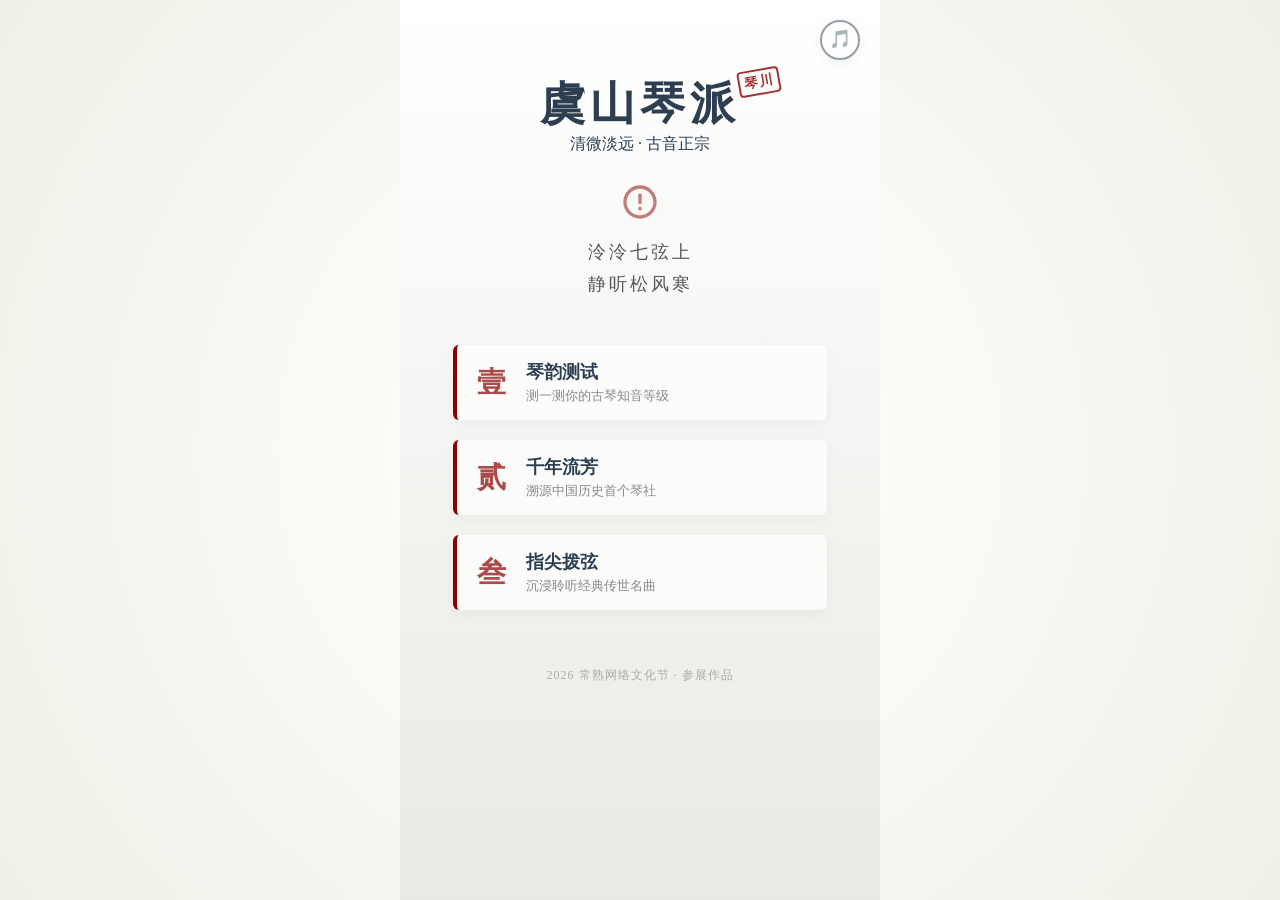
<file: index.html>
<!DOCTYPE html>
<html lang="zh-CN">
<head>
    <meta charset="UTF-8">
    <meta name="viewport" content="width=device-width, initial-scale=1.0, maximum-scale=1.0, user-scalable=no">
    <title>虞山琴韵 - 首页</title>
    <link rel="stylesheet" href="./css/style.css">
</head>
<body id="page-index">
<div id="app">
    <audio id="global-bgm" loop preload="auto">
        <source src="./audio/Morning_on_the_Ridge.mp3" type="audio/mpeg">
    </audio>
    <div id="bgm-btn" class="bgm-btn">🎵</div>

    <div class="header">
        <h1>虞山琴派<span class="seal">琴川</span></h1>
        <div class="subtitle">清微淡远 · 古音正宗</div>
    </div>

    <div class="hero">
        <div class="hero-icon"></div>
        <div class="hero-poem">泠泠七弦上<br>静听松风寒</div>
    </div>

    <div class="nav-menu">
        <a href="./quiz.html" class="nav-btn">
            <div class="btn-left">壹</div>
            <div class="btn-right">
                <span class="btn-title">琴韵测试</span>
                <span class="btn-sub">测一测你的古琴知音等级</span>
            </div>
        </a>
        <a href="./history.html" class="nav-btn">
            <div class="btn-left">贰</div>
            <div class="btn-right">
                <span class="btn-title">千年流芳</span>
                <span class="btn-sub">溯源中国历史首个琴社</span>
            </div>
        </a>
        <a href="./music.html" class="nav-btn">
            <div class="btn-left">叁</div>
            <div class="btn-right">
                <span class="btn-title">指尖拨弦</span>
                <span class="btn-sub">沉浸聆听经典传世名曲</span>
            </div>
        </a>
    </div>

    <div class="footer">
        <p>2026 常熟网络文化节 · 参展作品</p>
    </div>

</div>
<script src="./js/main.js"></script>
</body>
</html>
</file>
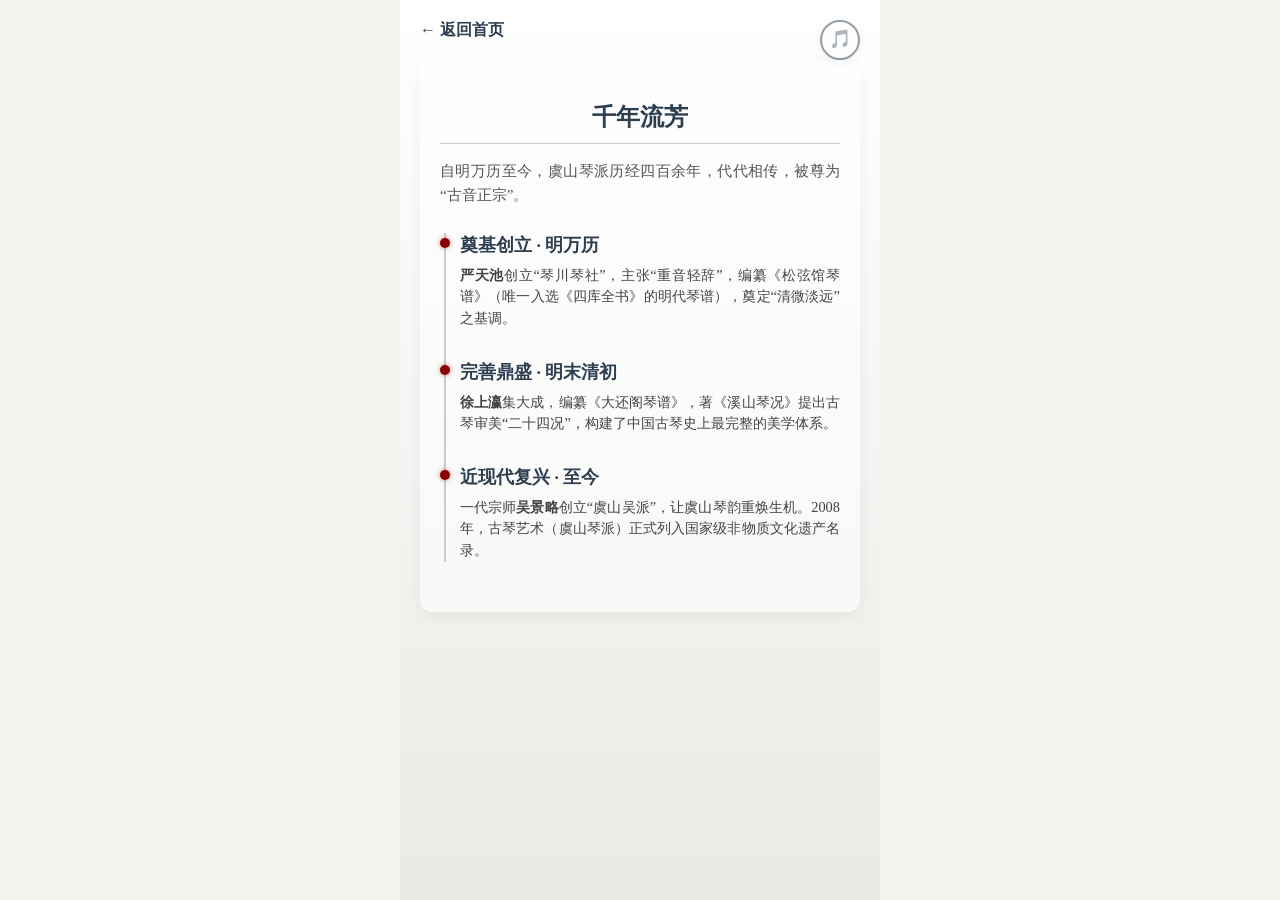
<file: history.html>
<!DOCTYPE html>
<html lang="zh-CN">
<head>
    <meta charset="UTF-8">
    <meta name="viewport" content="width=device-width, initial-scale=1.0, maximum-scale=1.0, user-scalable=no">
    <title>千年流芳 - 虞山琴韵</title>
    <link rel="stylesheet" href="css/style.css">
</head>
<body id="page-history">
<div id="app">
    <audio id="global-bgm" loop preload="auto">
        <source src="./audio/Morning_on_the_Ridge.mp3" type="audio/mpeg">
    </audio>
    <div id="bgm-btn" class="bgm-btn">🎵</div>
    <a href="index.html" class="back-btn">← 返回首页</a>

    <div class="content-container">
        <h2>千年流芳</h2>
        <p class="history-intro">自明万历至今，虞山琴派历经四百余年，代代相传，被尊为“古音正宗”。</p>

        <div class="timeline">
            <div class="timeline-item">
                <div class="timeline-dot"></div>
                <div class="timeline-content">
                    <h3>奠基创立 · 明万历</h3>
                    <p><strong>严天池</strong>创立“琴川琴社”，主张“重音轻辞”，编纂《松弦馆琴谱》（唯一入选《四库全书》的明代琴谱），奠定“清微淡远”之基调。</p>
                </div>
            </div>

            <div class="timeline-item">
                <div class="timeline-dot"></div>
                <div class="timeline-content">
                    <h3>完善鼎盛 · 明末清初</h3>
                    <p><strong>徐上瀛</strong>集大成，编纂《大还阁琴谱》，著《溪山琴况》提出古琴审美“二十四况”，构建了中国古琴史上最完整的美学体系。</p>
                </div>
            </div>

            <div class="timeline-item">
                <div class="timeline-dot"></div>
                <div class="timeline-content">
                    <h3>近现代复兴 · 至今</h3>
                    <p>一代宗师<strong>吴景略</strong>创立“虞山吴派”，让虞山琴韵重焕生机。2008年，古琴艺术（虞山琴派）正式列入国家级非物质文化遗产名录。</p>
                </div>
            </div>
        </div>
    </div>
</div>
<script src="js/main.js"></script>
</body>
</html>
</file>
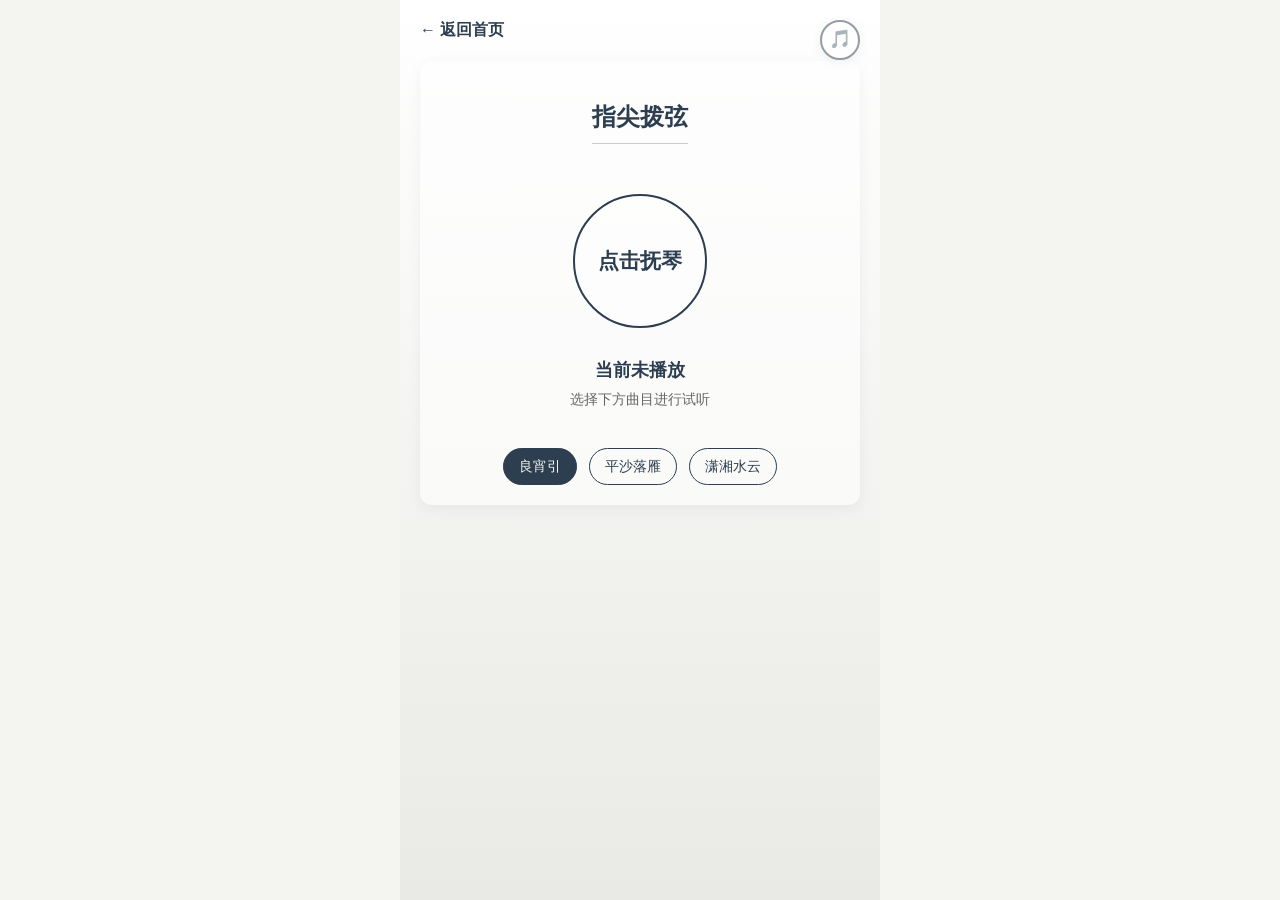
<file: music.html>
<!DOCTYPE html>
<html lang="zh-CN">
<head>
    <meta charset="UTF-8">
    <meta name="viewport" content="width=device-width, initial-scale=1.0, maximum-scale=1.0, user-scalable=no">
    <title>指尖拨弦 - 虞山琴韵</title>
    <link rel="stylesheet" href="css/style.css">
</head>
<body id="page-music">

<div id="app">
    <audio id="global-bgm" loop preload="auto">
        <source src="./audio/Morning_on_the_Ridge.mp3" type="audio/mpeg">
    </audio>
    <div id="bgm-btn" class="bgm-btn">🎵</div>
    <a href="index.html" class="back-btn">← 返回首页</a>

    <div class="content-container guqin-player">
        <h2>指尖拨弦</h2>

        <div id="guqin-logo" class="guqin-logo">点击抚琴</div>

        <div class="music-info">
            <p id="music-status">当前未播放</p>
            <p id="music-desc">选择下方曲目进行试听</p>
        </div>

        <div class="track-list">
            <button class="track-btn active" data-track="良宵引" data-desc="入门经典，冲淡平和，最显清微淡远之风">良宵引</button>
            <button class="track-btn" data-track="平沙落雁" data-desc="意境悠远，借景抒情，描绘秋江雁落之景">平沙落雁</button>
            <button class="track-btn" data-track="潇湘水云" data-desc="节奏明快，技法丰富，云水奔腾之气势">潇湘水云</button>
        </div>

        <audio id="bg-audio" preload="auto">
            <source src="" type="audio/mpeg">
        </audio>
    </div>
</div>
<script src="js/main.js"></script>
</body>
</html>
</file>
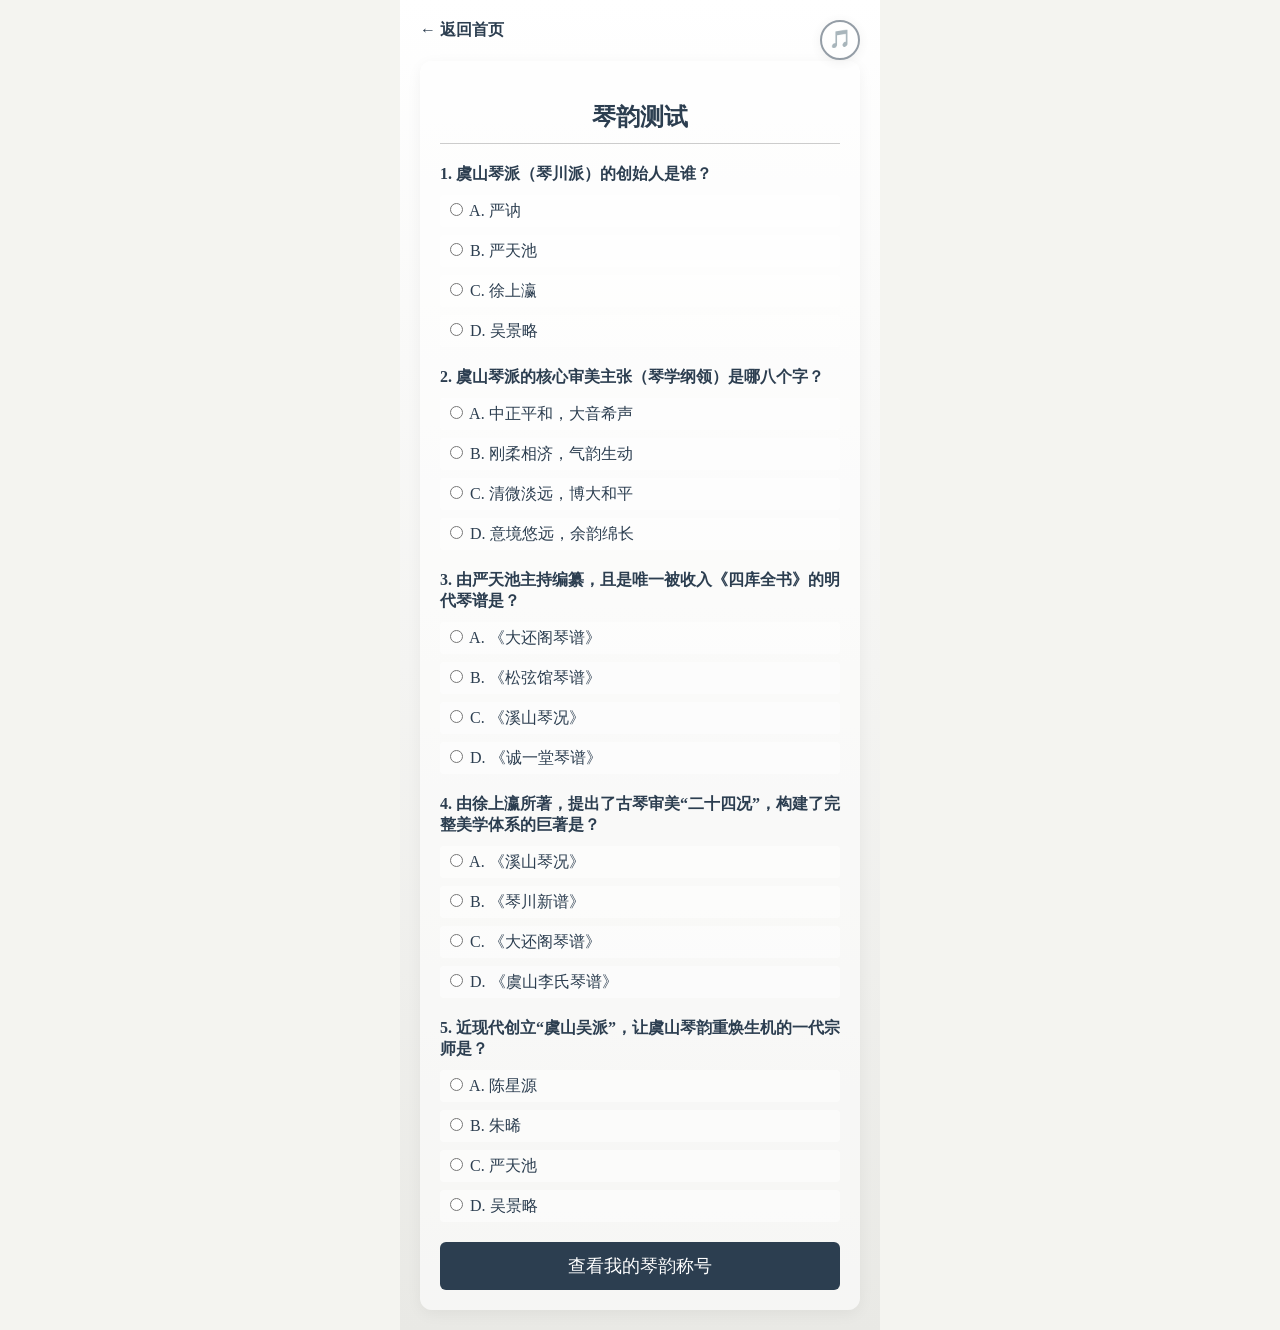
<file: quiz.html>
<!DOCTYPE html>
<html lang="zh-CN">
<head>
    <meta charset="UTF-8">
    <meta name="viewport" content="width=device-width, initial-scale=1.0, maximum-scale=1.0, user-scalable=no">
    <title>琴韵测试 - 虞山琴韵</title>
    <link rel="stylesheet" href="css/style.css">
</head>
<body id="page-quiz">

<div id="app">
    <audio id="global-bgm" loop preload="auto">
        <source src="./audio/Morning_on_the_Ridge.mp3" type="audio/mpeg">
    </audio>
    <div id="bgm-btn" class="bgm-btn">🎵</div>
    <a href="index.html" class="back-btn">← 返回首页</a>
    <div class="content-container">
        <h2>琴韵测试</h2>
        <div id="quiz-container">
            <p>测试题目加载中...</p>
        </div>
        <button id="submit-quiz" class="action-btn" style="display: none;">查看我的琴韵称号</button>
    </div>
</div>
<script src="js/main.js"></script>
</body>
</html>
</file>
<file: css/style.css>
/* region 1. 全局样式及动画 (Global Styles & Animations) */
:root {
    --primary-color: #2c3e50;
    --bg-color: #f4f4f0;
    --accent-color: #8b0000;
}

body, html {
    margin: 0;
    padding: 0;
    font-family: "Songti SC", "SimSun", serif;
    background-color: var(--bg-color);
    color: var(--primary-color);
    min-height: 100vh;
}

#app {
    width: 100%;
    max-width: 480px;
    min-height: 100vh;
    margin: 0 auto;
    position: relative; /* 核心：让内部的 absolute 元素以此为基准 */
    padding: 20px;
    box-sizing: border-box;
    background-image: linear-gradient(to bottom, #ffffff, #e9e9e5);
    overflow-x: hidden;
}

.back-btn {
    display: inline-block;
    text-decoration: none;
    color: var(--primary-color);
    font-weight: bold;
    margin-bottom: 20px;
    font-size: 1rem;
}

.content-container {
    background: rgba(255, 255, 255, 0.6);
    border-radius: 12px;
    padding: 20px;
    box-shadow: 0 4px 15px rgba(0,0,0,0.05);
}

@keyframes fadeIn { from { opacity: 0; } to { opacity: 1; } }
@keyframes fadeInDown { from { opacity: 0; transform: translateY(-20px); } to { opacity: 1; transform: translateY(0); } }
@keyframes fadeInUp { from { opacity: 0; transform: translateY(20px); } to { opacity: 1; transform: translateY(0); } }
/* endregion */

/* region 2. 全局组件：背景音乐按钮 */
.bgm-btn {
    position: absolute; /* 改为 absolute，相对于 #app 定位 */
    top: 20px;
    right: 20px;
    width: 36px;
    height: 36px;
    background: rgba(255, 255, 255, 0.9);
    border: 2px solid var(--primary-color);
    border-radius: 50%;
    text-align: center;
    line-height: 34px;
    font-size: 18px;
    cursor: pointer;
    z-index: 9999;
    box-shadow: 0 2px 10px rgba(0,0,0,0.1);
    user-select: none;
}

.bgm-btn.playing { animation: spin 4s linear infinite; }
.bgm-btn.paused { opacity: 0.5; }
@keyframes spin { 100% { transform: rotate(360deg); } }
/* endregion */

/* region 3. 首页专属样式 (#page-index) */
#page-index {
    background: radial-gradient(circle at center, #ffffff 0%, #f0f0e8 100%);
}
#page-index .header {
    text-align: center;
    margin-top: 6vh;
    margin-bottom: 3vh;
    animation: fadeInDown 1s ease;
}
#page-index h1 {
    font-size: 2.8rem;
    letter-spacing: 5px;
    margin: 0;
    position: relative;
    display: inline-block;
}
.seal {
    position: absolute;
    top: -5px;
    right: -40px;
    font-size: 0.85rem;
    color: var(--accent-color);
    border: 2px solid var(--accent-color);
    padding: 2px 4px;
    border-radius: 4px;
    letter-spacing: 1px;
    transform: rotate(-10deg);
    font-weight: bold;
    opacity: 0.8;
}
.hero {
    text-align: center;
    margin-bottom: 5vh;
    animation: fadeIn 1.5s ease;
}
.hero-icon {
    width: 40px;
    height: 40px;
    margin: 0 auto 15px;
    background: url('data:image/svg+xml;utf8,<svg xmlns="http://www.w3.org/2000/svg" viewBox="0 0 24 24" fill="%238b0000"><path d="M12 2C6.48 2 2 6.48 2 12s4.48 10 10 10 10-4.48 10-10S17.52 2 12 2zm0 18c-4.41 0-8-3.59-8-8s3.59-8 8-8 8 3.59 8 8-3.59 8-8 8zm-1-13h2v6h-2zm0 8h2v2h-2z"/></svg>') no-repeat center center;
    background-size: contain;
    opacity: 0.5;
}
.hero-poem {
    font-size: 1.1rem;
    color: #555;
    line-height: 1.8;
    letter-spacing: 3px;
    font-family: "Kaiti", "STKaiti", serif;
}
#page-index .nav-menu {
    display: flex;
    flex-direction: column;
    gap: 20px;
    width: 85%;
    margin: 0 auto;
}
#page-index .nav-btn {
    display: flex;
    align-items: center;
    text-decoration: none;
    color: var(--primary-color);
    background: rgba(255, 255, 255, 0.7);
    border: none;
    border-left: 4px solid var(--accent-color);
    padding: 15px 20px;
    border-radius: 6px;
    box-shadow: 0 4px 15px rgba(0,0,0,0.04);
    transition: all 0.3s ease;
    animation: fadeInUp 0.8s ease forwards;
    opacity: 0;
}
#page-index .nav-btn:nth-child(1) { animation-delay: 0.2s; }
#page-index .nav-btn:nth-child(2) { animation-delay: 0.4s; }
#page-index .nav-btn:nth-child(3) { animation-delay: 0.6s; }

#page-index .nav-btn:hover, #page-index .nav-btn:active {
    transform: translateY(-3px);
    box-shadow: 0 6px 20px rgba(0,0,0,0.1);
    background: #fff;
}
.btn-left {
    font-size: 1.8rem;
    font-weight: bold;
    color: var(--accent-color);
    margin-right: 20px;
    opacity: 0.7;
}
.btn-right {
    display: flex;
    flex-direction: column;
    text-align: left;
}
.btn-title {
    font-size: 1.1rem;
    font-weight: bold;
    margin-bottom: 4px;
}
.btn-sub {
    font-size: 0.8rem;
    color: #888;
}
.footer {
    margin-top: auto;
    text-align: center;
    padding-top: 5vh;
    padding-bottom: 2vh;
    font-size: 0.75rem;
    color: #aaa;
    letter-spacing: 1px;
}
/* endregion */

/* region 4. 答题页专属样式 (#page-quiz) */
#page-quiz h2 {
    text-align: center;
    border-bottom: 1px solid #ccc;
    padding-bottom: 10px;
}
.action-btn {
    width: 100%;
    padding: 12px;
    background-color: var(--primary-color);
    color: white;
    border: none;
    border-radius: 6px;
    font-size: 1.1rem;
    margin-top: 20px;
}
/* endregion */

/* region 5. 科普长卷页专属样式 (#page-history) */
#page-history h2 {
    text-align: center;
    border-bottom: 1px solid #ccc;
    padding-bottom: 10px;
    margin-bottom: 15px;
}
.history-intro {
    font-size: 0.95rem;
    color: #555;
    text-align: justify;
    margin-bottom: 25px;
    line-height: 1.6;
}
.timeline {
    position: relative;
    padding-left: 20px;
}
.timeline::before {
    content: '';
    position: absolute;
    top: 0;
    bottom: 0;
    left: 4px;
    width: 2px;
    background: #ccc;
}
.timeline-item {
    position: relative;
    margin-bottom: 30px;
}
.timeline-dot {
    position: absolute;
    top: 5px;
    left: -20px;
    width: 10px;
    height: 10px;
    border-radius: 50%;
    background-color: var(--accent-color);
    box-shadow: 0 0 5px rgba(139,0,0,0.5);
}
.timeline-content h3 {
    margin: 0 0 8px 0;
    font-size: 1.1rem;
    color: var(--primary-color);
}
.timeline-content p {
    margin: 0;
    font-size: 0.9rem;
    color: #444;
    line-height: 1.5;
    text-align: justify;
}
/* endregion */

/* region 6. 音乐页专属样式 (#page-music) */
#page-music h2 {
    text-align: center;
    border-bottom: 1px solid #ccc;
    padding-bottom: 10px;
}
.guqin-player {
    display: flex;
    flex-direction: column;
    align-items: center;
}
.guqin-logo {
    width: 130px;
    height: 130px;
    border-radius: 50%;
    border: 2px solid var(--primary-color);
    margin: 30px auto;
    display: flex;
    align-items: center;
    justify-content: center;
    font-size: 1.3rem;
    font-weight: bold;
    color: var(--primary-color);
    cursor: pointer;
    user-select: none;
    transition: all 0.3s ease;
    background: rgba(255, 255, 255, 0.5);
}
.guqin-logo.playing {
    border-color: var(--accent-color);
    color: var(--accent-color);
    animation: breathe 2s infinite ease-in-out;
}
@keyframes breathe {
    0% { box-shadow: 0 0 5px rgba(139, 0, 0, 0.2); transform: scale(1); }
    50% { box-shadow: 0 0 25px rgba(139, 0, 0, 0.6); transform: scale(1.05); }
    100% { box-shadow: 0 0 5px rgba(139, 0, 0, 0.2); transform: scale(1); }
}
.music-info {
    text-align: center;
    margin-bottom: 30px;
    min-height: 60px;
}
#music-status {
    font-weight: bold;
    font-size: 1.1rem;
    margin: 0 0 8px 0;
    color: var(--primary-color);
}
#music-desc {
    color: #666;
    font-size: 0.9rem;
    margin: 0;
}
.track-list {
    display: flex;
    flex-wrap: wrap;
    justify-content: center;
    gap: 12px;
    width: 100%;
}
.track-btn {
    padding: 8px 15px;
    border-radius: 20px;
    border: 1px solid var(--primary-color);
    background: transparent;
    color: var(--primary-color);
    font-size: 0.9rem;
    cursor: pointer;
    transition: all 0.2s ease;
}
.track-btn.active {
    background: var(--primary-color);
    color: var(--bg-color);
}
/* endregion */
</file>
